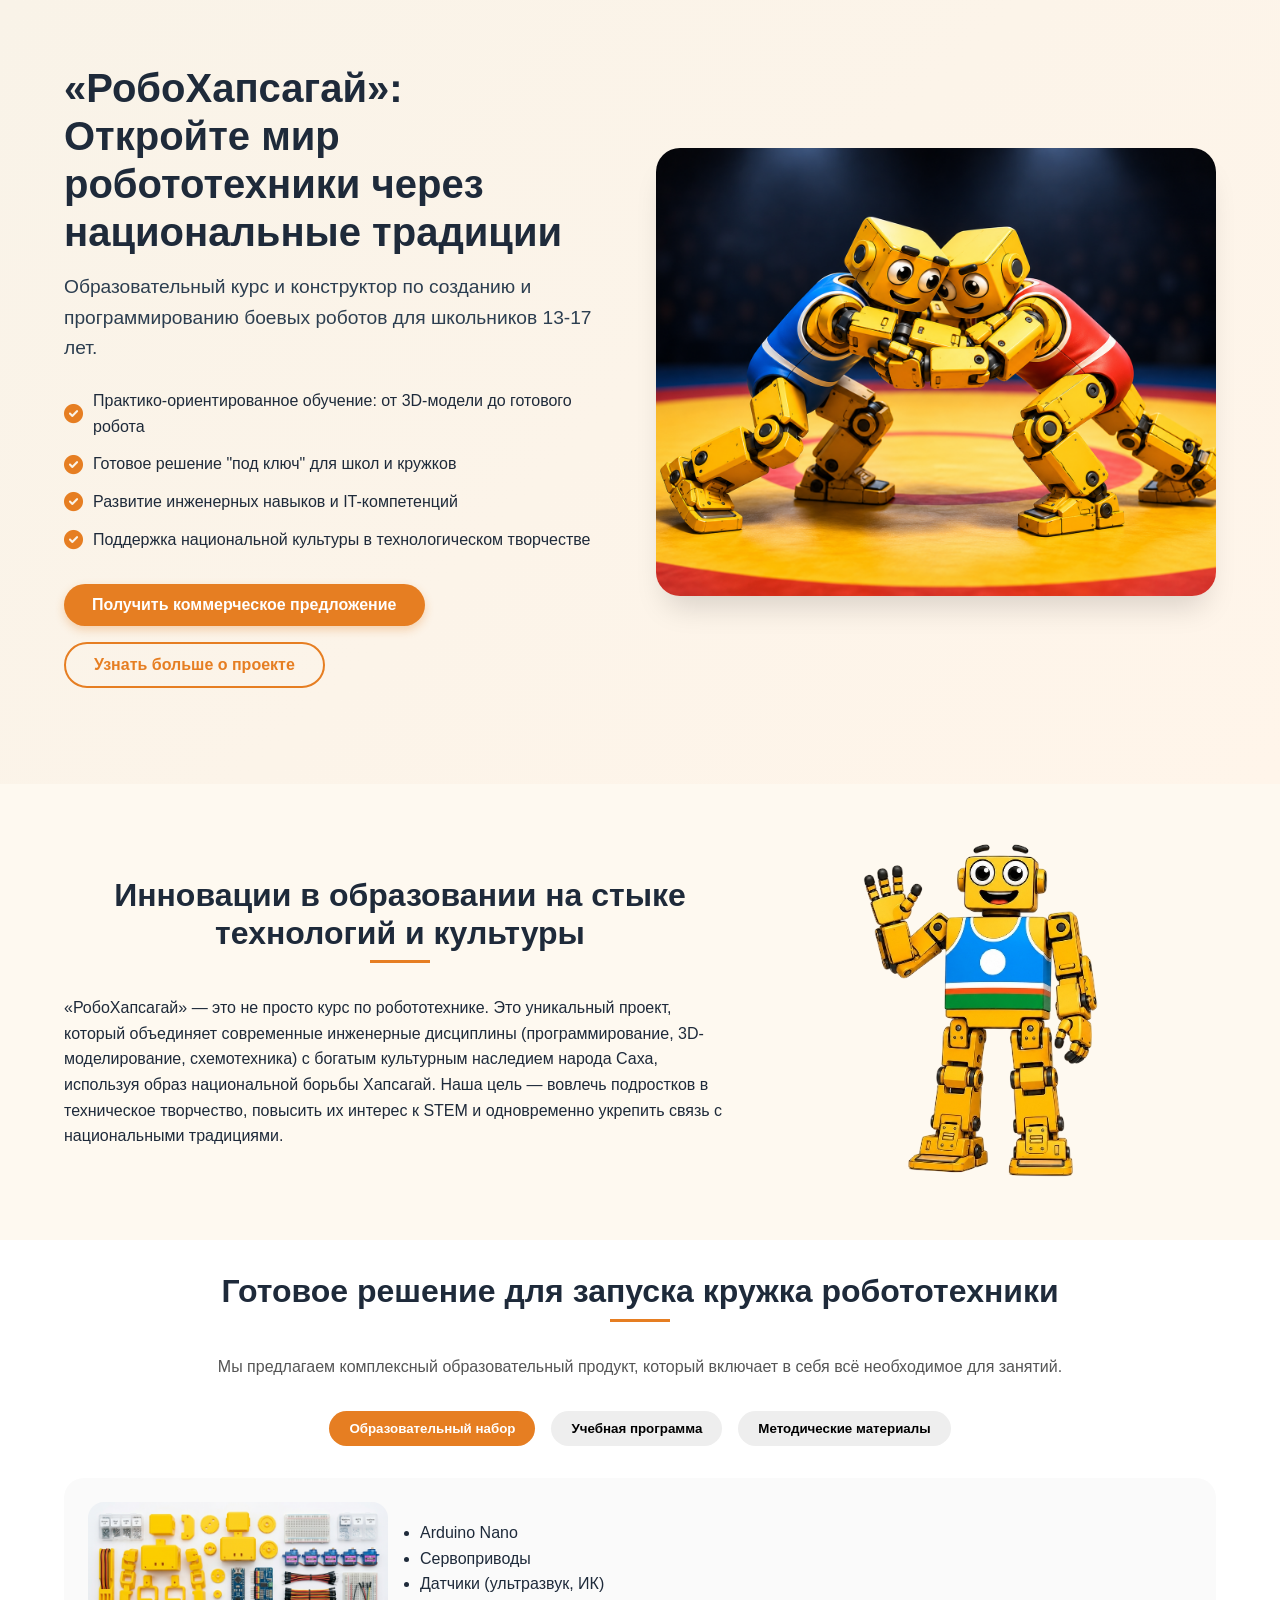
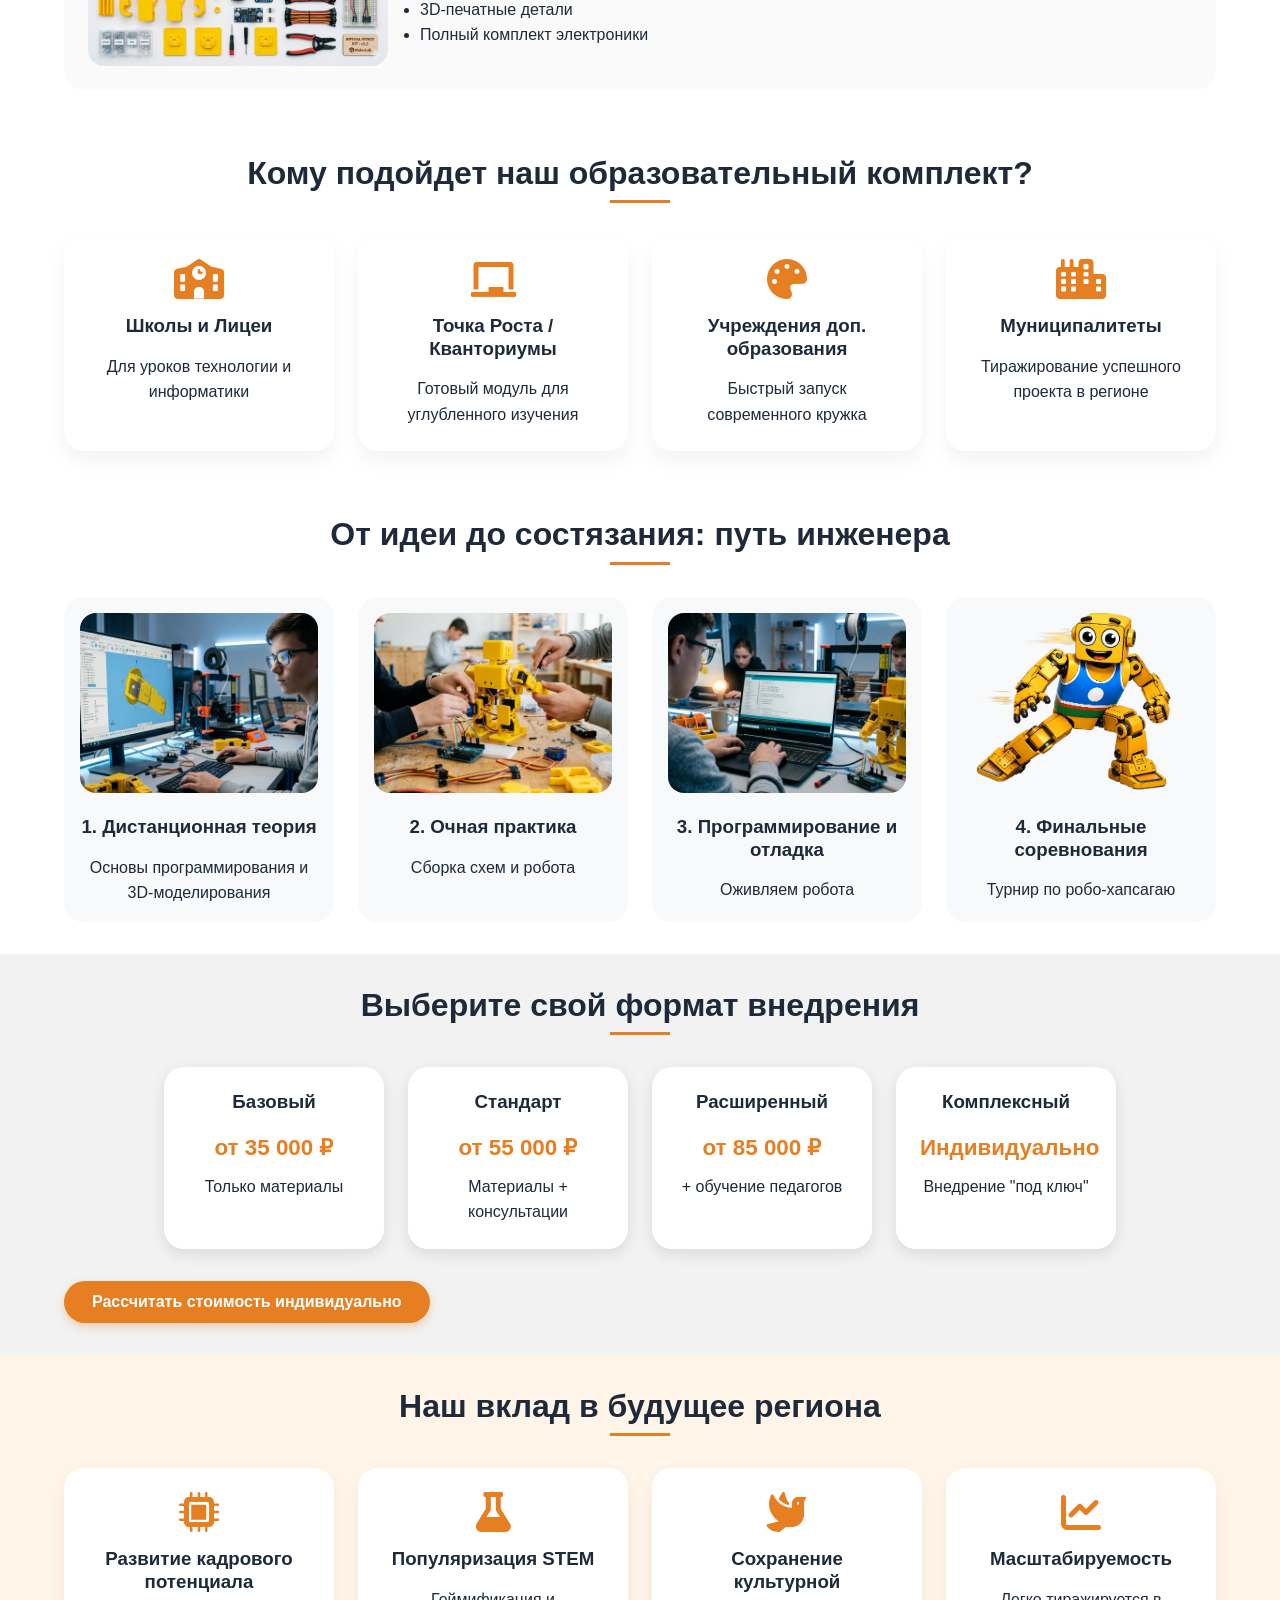
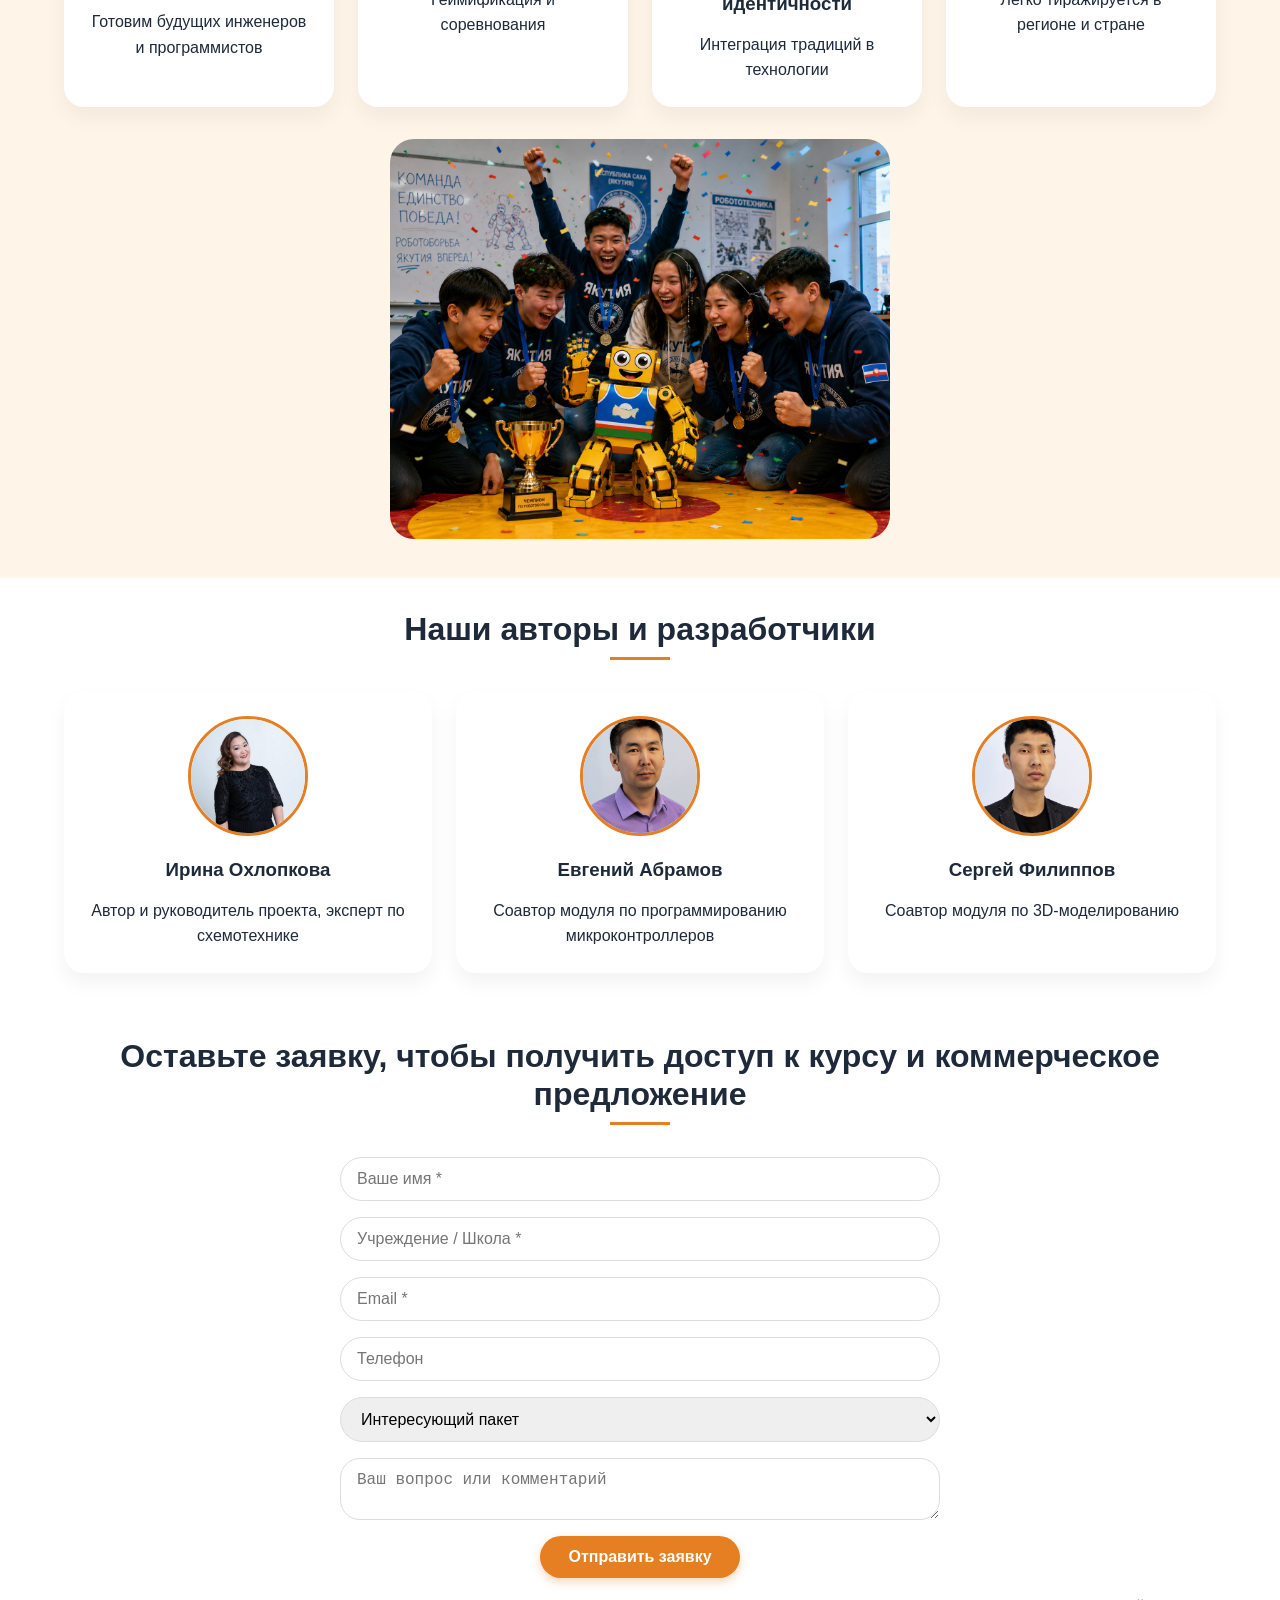
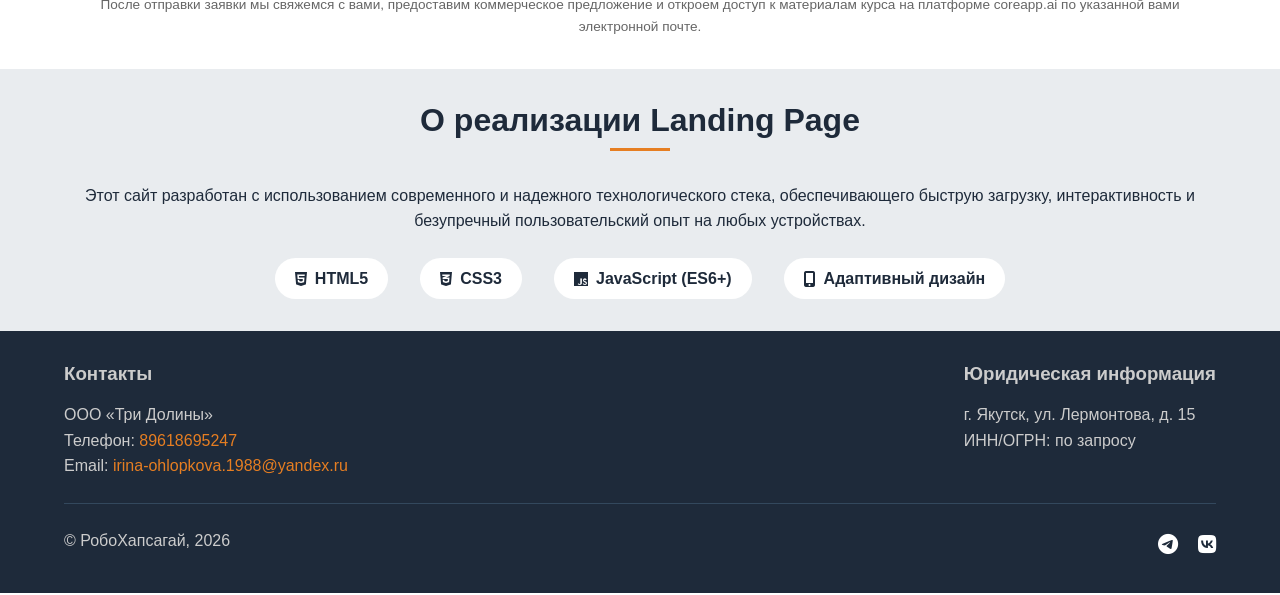
<file: course/landing_page/deepseek/index.html>
<!DOCTYPE html>
<html lang="ru">
<head>
    <meta charset="UTF-8">
    <meta name="viewport" content="width=device-width, initial-scale=1.0, viewport-fit=cover">
    <title>РобоХапсагай | Робототехника через национальные традиции</title>
    <link rel="stylesheet" href="style.css">
    <!-- Подключение Font Awesome для иконок -->
    <link rel="stylesheet" href="https://cdnjs.cloudflare.com/ajax/libs/font-awesome/6.0.0-beta3/css/all.min.css">
</head>
<body>

    <!-- Блок 1: Главный экран (Hero Section) -->
    <header class="hero">
        <div class="container hero-container">
            <div class="hero-content">
                <h1 class="hero-title">«РобоХапсагай»:<br>Откройте мир робототехники через национальные традиции</h1>
                <p class="hero-subtitle">Образовательный курс и конструктор по созданию и программированию боевых роботов для школьников 13-17 лет.</p>
                <ul class="hero-benefits">
                    <li><i class="fas fa-check-circle"></i> Практико-ориентированное обучение: от 3D-модели до готового робота</li>
                    <li><i class="fas fa-check-circle"></i> Готовое решение "под ключ" для школ и кружков</li>
                    <li><i class="fas fa-check-circle"></i> Развитие инженерных навыков и IT-компетенций</li>
                    <li><i class="fas fa-check-circle"></i> Поддержка национальной культуры в технологическом творчестве</li>
                </ul>
                <div class="hero-buttons">
                    <button class="btn btn-primary" id="getCPBtn">Получить коммерческое предложение</button>
                    <button class="btn btn-secondary" id="learnMoreBtn">Узнать больше о проекте</button>
                </div>
            </div>
            <div class="hero-image">
                <img src="img/generated_images/Two friendly, blocky, humanoid robots wrestling.png" alt="Борющиеся роботы" loading="lazy">
            </div>
        </div>
    </header>

    <!-- Блок 2: О проекте (Для грантовой комиссии) -->
    <section class="about-project">
        <div class="container">
            <div class="about-grid">
                <div class="about-text">
                    <h2>Инновации в образовании на стыке технологий и культуры</h2>
                    <p>«РобоХапсагай» — это не просто курс по робототехнике. Это уникальный проект, который объединяет современные инженерные дисциплины (программирование, 3D-моделирование, схемотехника) с богатым культурным наследием народа Саха, используя образ национальной борьбы Хапсагай. Наша цель — вовлечь подростков в техническое творчество, повысить их интерес к STEM и одновременно укрепить связь с национальными традициями.</p>
                </div>
                <div class="about-image">
                    <img src="img/generated_images/A friendly, cartoonish, blocky humanoid.png" alt="Робот-маскот" loading="lazy">
                </div>
            </div>
        </div>
    </section>

    <!-- Блок 3: Что такое «РобоХапсагай»? (Для клиентов) -->
    <section class="what-is">
        <div class="container">
            <h2>Готовое решение для запуска кружка робототехники</h2>
            <p class="section-subtitle">Мы предлагаем комплексный образовательный продукт, который включает в себя всё необходимое для занятий.</p>
            <div class="tabs">
                <div class="tab-buttons">
                    <button class="tab-button active" data-tab="tab1">Образовательный набор</button>
                    <button class="tab-button" data-tab="tab2">Учебная программа</button>
                    <button class="tab-button" data-tab="tab3">Методические материалы</button>
                </div>
                <div class="tab-content active" id="tab1">
                    <div class="tab-flex">
                        <img src="img/generated_images/A flat lay of a robotics kit neatly arranged.png" alt="Набор робототехники" loading="lazy">
                        <ul>
                            <li>Arduino Nano</li>
                            <li>Сервоприводы</li>
                            <li>Датчики (ультразвук, ИК)</li>
                            <li>3D-печатные детали</li>
                            <li>Полный комплект электроники</li>
                        </ul>
                    </div>
                </div>
                <div class="tab-content" id="tab2">
                    <p><strong>44 академических часа</strong> в очно-дистанционном формате. Модули курса:</p>
                    <ul>
                        <li>Программирование C++ для микроконтроллеров</li>
                        <li>3D-моделирование в КОМПАС-3D</li>
                        <li>Схемотехника и физика</li>
                        <li>Сборка и программирование боевого робота</li>
                    </ul>
                </div>
                <div class="tab-content" id="tab3">
                    <p>В комплект для педагога входят:</p>
                    <ul>
                        <li>Поурочные планы</li>
                        <li>Рабочие тетради</li>
                        <li>Инструкции по сборке</li>
                        <li>Оценочные материалы</li>
                    </ul>
                </div>
            </div>
        </div>
    </section>

    <!-- Блок 4: Для кого этот курс? -->
    <section class="for-whom">
        <div class="container">
            <h2>Кому подойдет наш образовательный комплект?</h2>
            <div class="cards-grid">
                <div class="card"><i class="fas fa-school"></i><h3>Школы и Лицеи</h3><p>Для уроков технологии и информатики</p></div>
                <div class="card"><i class="fas fa-chalkboard"></i><h3>Точка Роста / Кванториумы</h3><p>Готовый модуль для углубленного изучения</p></div>
                <div class="card"><i class="fas fa-palette"></i><h3>Учреждения доп. образования</h3><p>Быстрый запуск современного кружка</p></div>
                <div class="card"><i class="fas fa-city"></i><h3>Муниципалитеты</h3><p>Тиражирование успешного проекта в регионе</p></div>
            </div>
        </div>
    </section>

    <!-- Блок 5: Как проходит обучение? -->
    <section class="roadmap">
        <div class="container">
            <h2>От идеи до состязания: путь инженера</h2>
            <div class="steps">
                <div class="step">
                    <img src="img/generated_images/A teenager is focused on a computer screen.png" alt="Теория" loading="lazy">
                    <h3>1. Дистанционная теория</h3>
                    <p>Основы программирования и 3D-моделирования</p>
                </div>
                <div class="step">
                    <img src="img/generated_images/A close-up shot of teenagers' hands assembling a blocky yellow robot.png" alt="Практика" loading="lazy">
                    <h3>2. Очная практика</h3>
                    <p>Сборка схем и робота</p>
                </div>
                <div class="step">
                    <img src="img/generated_images/Over-the-shoulder shot of a student writing code on a laptop.png" alt="Программирование" loading="lazy">
                    <h3>3. Программирование и отладка</h3>
                    <p>Оживляем робота</p>
                </div>
                <div class="step">
                    <img src="img/generated_images/A dynamic action shot.png" alt="Соревнования" loading="lazy">
                    <h3>4. Финальные соревнования</h3>
                    <p>Турнир по робо-хапсагаю</p>
                </div>
            </div>
        </div>
    </section>

    <!-- Блок 6: Пакеты и стоимость -->
    <section class="packages">
        <div class="container">
            <h2>Выберите свой формат внедрения</h2>
            <div class="package-table">
                <div class="package">
                    <h3>Базовый</h3>
                    <p class="price">от 35 000 ₽</p>
                    <p>Только материалы</p>
                </div>
                <div class="package">
                    <h3>Стандарт</h3>
                    <p class="price">от 55 000 ₽</p>
                    <p>Материалы + консультации</p>
                </div>
                <div class="package">
                    <h3>Расширенный</h3>
                    <p class="price">от 85 000 ₽</p>
                    <p>+ обучение педагогов</p>
                </div>
                <div class="package">
                    <h3>Комплексный</h3>
                    <p class="price">Индивидуально</p>
                    <p>Внедрение "под ключ"</p>
                </div>
            </div>
            <div class="text-center">
                <button class="btn btn-primary" id="calculateBtn">Рассчитать стоимость индивидуально</button>
            </div>
        </div>
    </section>

    <!-- Блок 7: Социальная и образовательная значимость -->
    <section class="social-value">
        <div class="container">
            <h2>Наш вклад в будущее региона</h2>
            <div class="value-grid">
                <div><i class="fas fa-microchip"></i><h3>Развитие кадрового потенциала</h3><p>Готовим будущих инженеров и программистов</p></div>
                <div><i class="fas fa-flask"></i><h3>Популяризация STEM</h3><p>Геймификация и соревнования</p></div>
                <div><i class="fas fa-dove"></i><h3>Сохранение культурной идентичности</h3><p>Интеграция традиций в технологии</p></div>
                <div><i class="fas fa-chart-line"></i><h3>Масштабируемость</h3><p>Легко тиражируется в регионе и стране</p></div>
            </div>
            <div class="value-image">
                <img src="img/generated_images/Yakut teenagers.png" alt="Школьники Якутии" loading="lazy">
            </div>
        </div>
    </section>

    <!-- Блок 8: Команда проекта -->
    <section class="team">
        <div class="container">
            <h2>Наши авторы и разработчики</h2>
            <div class="team-cards">
                <div class="team-card">
                    <img src="img/teachers/Ирина Ивановна схемотехника.jpeg" alt="Ирина Охлопкова" loading="lazy">
                    <h3>Ирина Охлопкова</h3>
                    <p>Автор и руководитель проекта, эксперт по схемотехнике</p>
                </div>
                <div class="team-card">
                    <img src="img/teachers/Евгений Семенович программирование.jpg" alt="Евгений Абрамов" loading="lazy">
                    <h3>Евгений Абрамов</h3>
                    <p>Соавтор модуля по программированию микроконтроллеров</p>
                </div>
                <div class="team-card">
                    <img src="img/teachers/Сергей Александрович 3Д моделирование.jpg" alt="Сергей Филиппов" loading="lazy">
                    <h3>Сергей Филиппов</h3>
                    <p>Соавтор модуля по 3D-моделированию</p>
                </div>
            </div>
        </div>
    </section>

    <!-- Блок 9: Форма заявки -->
    <section class="form-section" id="form-section">
        <div class="container">
            <h2>Оставьте заявку, чтобы получить доступ к курсу и коммерческое предложение</h2>
            <form id="requestForm">
                <input type="text" id="name" placeholder="Ваше имя *" required>
                <input type="text" id="institution" placeholder="Учреждение / Школа *" required>
                <input type="email" id="email" placeholder="Email *" required>
                <input type="tel" id="phone" placeholder="Телефон">
                <select id="packageInterest">
                    <option value="">Интересующий пакет</option>
                    <option>Базовый</option>
                    <option>Стандарт</option>
                    <option>Расширенный</option>
                    <option>Комплексный</option>
                </select>
                <textarea id="message" placeholder="Ваш вопрос или комментарий"></textarea>
                <button type="submit" class="btn btn-primary">Отправить заявку</button>
            </form>
            <p class="form-note">После отправки заявки мы свяжемся с вами, предоставим коммерческое предложение и откроем доступ к материалам курса на платформе coreapp.ai по указанной вами электронной почте.</p>
        </div>
    </section>

    <!-- Блок 10: Техническая реализация сайта -->
    <section class="tech">
        <div class="container">
            <h2>О реализации Landing Page</h2>
            <p>Этот сайт разработан с использованием современного и надежного технологического стека, обеспечивающего быструю загрузку, интерактивность и безупречный пользовательский опыт на любых устройствах.</p>
            <div class="tech-stack">
                <span><i class="fab fa-html5"></i> HTML5</span>
                <span><i class="fab fa-css3-alt"></i> CSS3</span>
                <span><i class="fab fa-js"></i> JavaScript (ES6+)</span>
                <span><i class="fas fa-mobile-alt"></i> Адаптивный дизайн</span>
            </div>
        </div>
    </section>

    <!-- Блок 11: Подвал -->
    <footer class="footer">
        <div class="container">
            <div class="footer-content">
                <div class="footer-contact">
                    <h3>Контакты</h3>
                    <p>ООО «Три Долины»</p>
                    <p>Телефон: <a href="tel:89618695247">89618695247</a></p>
                    <p>Email: <a href="mailto:irina-ohlopkova.1988@yandex.ru">irina-ohlopkova.1988@yandex.ru</a></p>
                </div>
                <div class="footer-legal">
                    <h3>Юридическая информация</h3>
                    <p>г. Якутск, ул. Лермонтова, д. 15</p>
                    <p>ИНН/ОГРН: по запросу</p>
                </div>
            </div>
            <div class="footer-bottom">
                <p>© РобоХапсагай, 2026</p>
                <div class="social-links">
                    <a href="#"><i class="fab fa-telegram"></i></a>
                    <a href="#"><i class="fab fa-vk"></i></a>
                </div>
            </div>
        </div>
    </footer>

    <script src="script.js"></script>
</body>
</html>
</file>
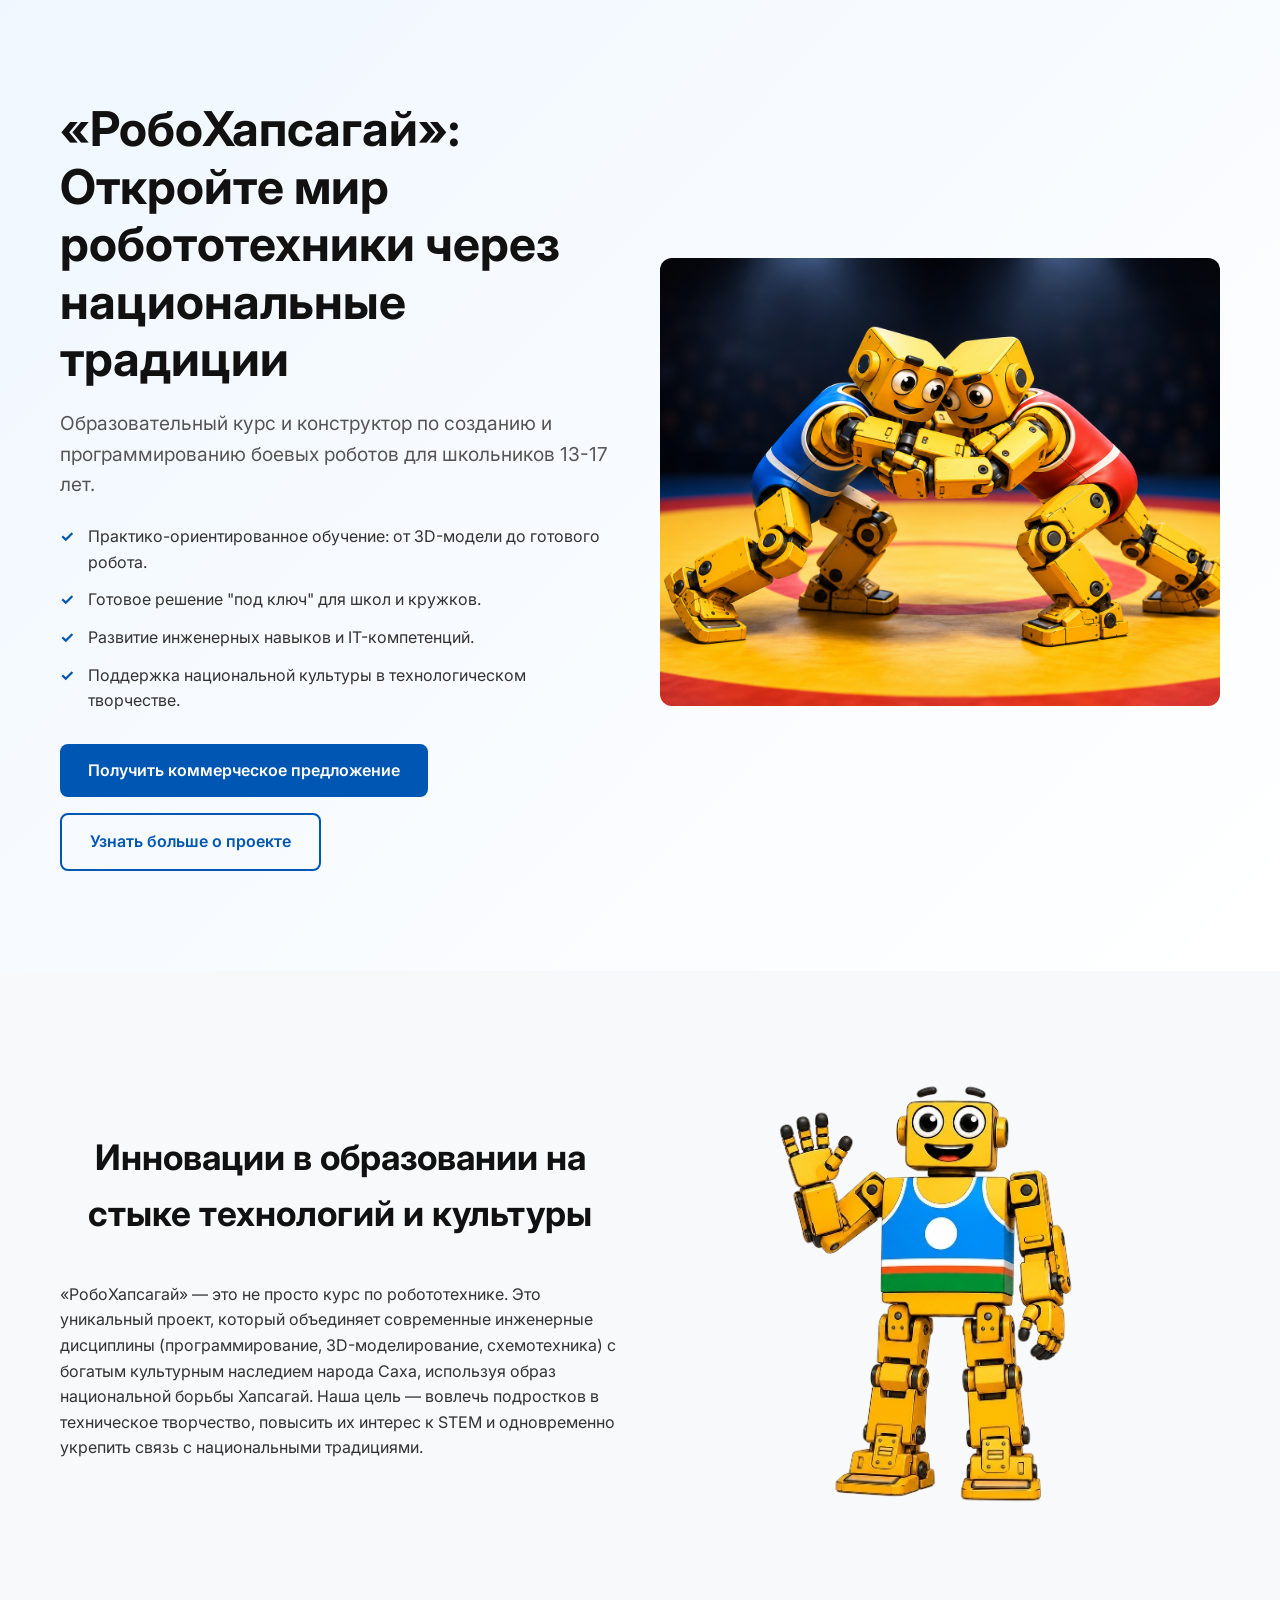
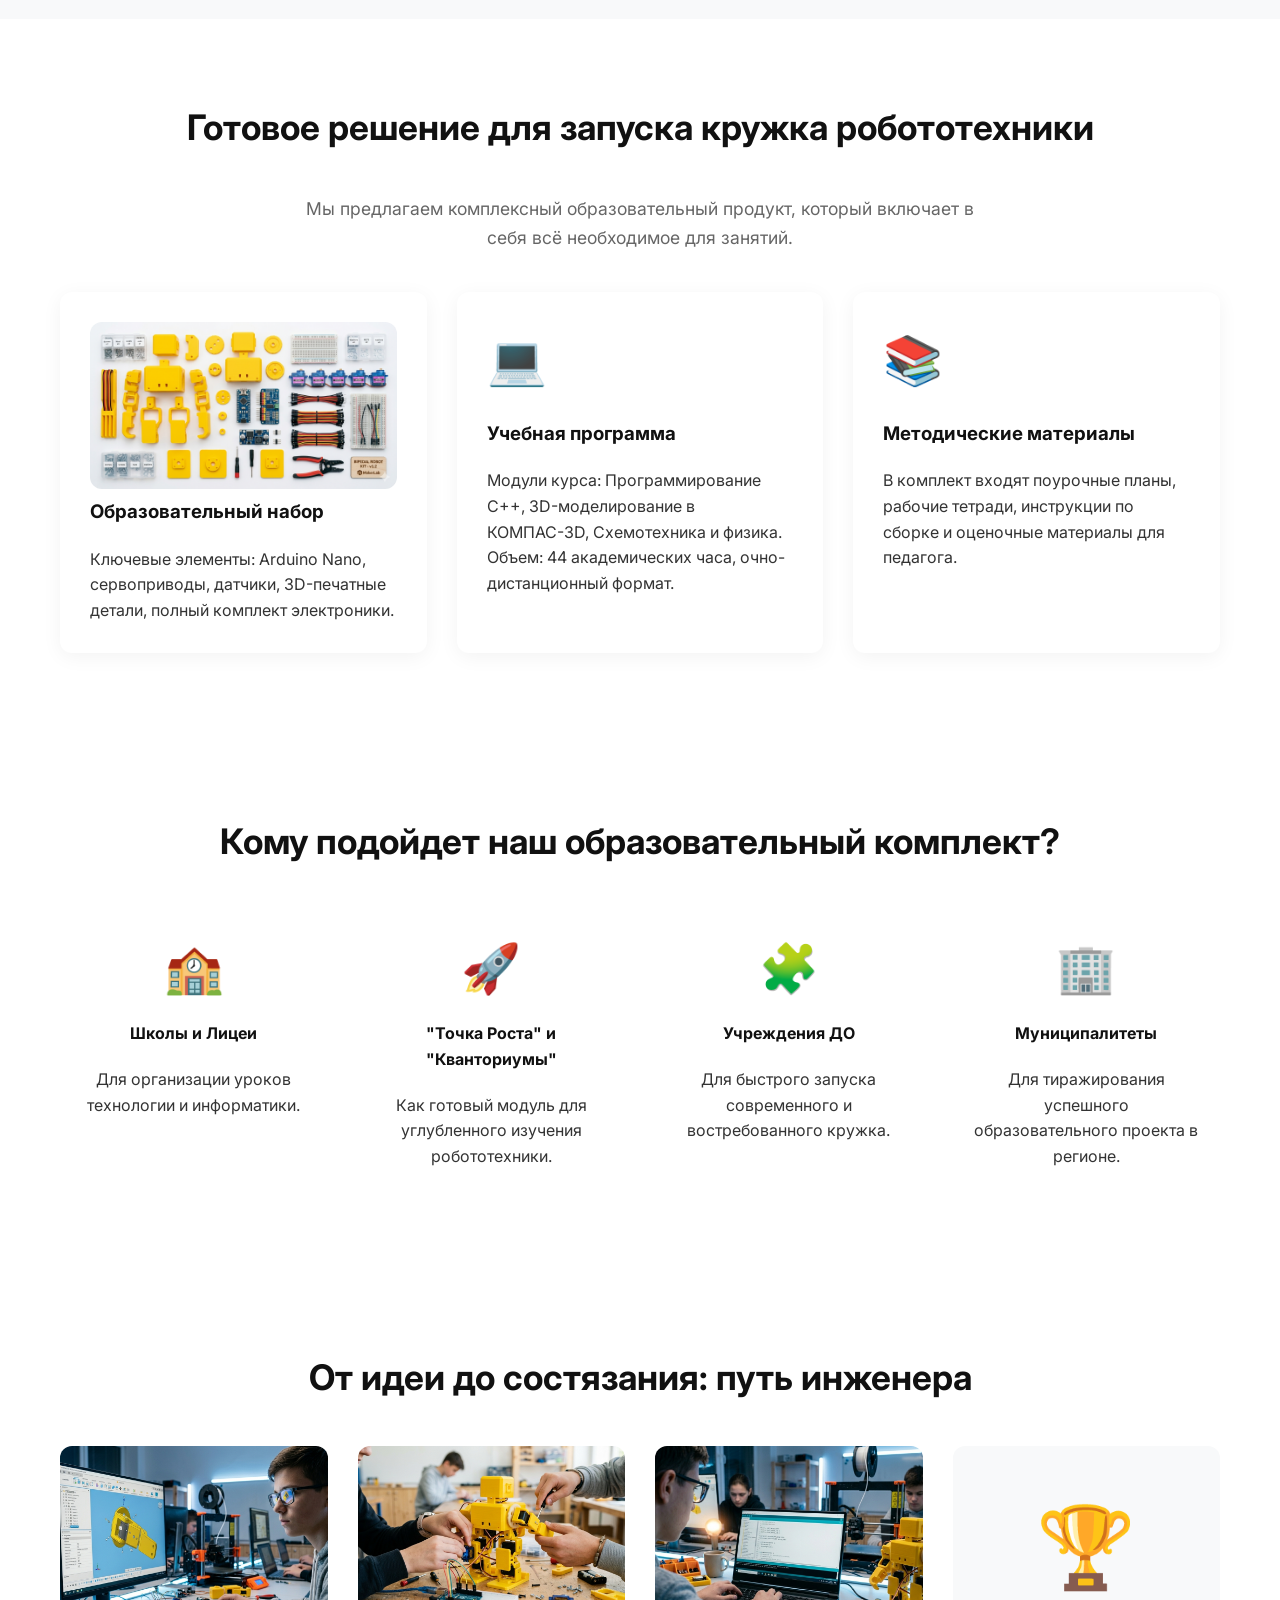
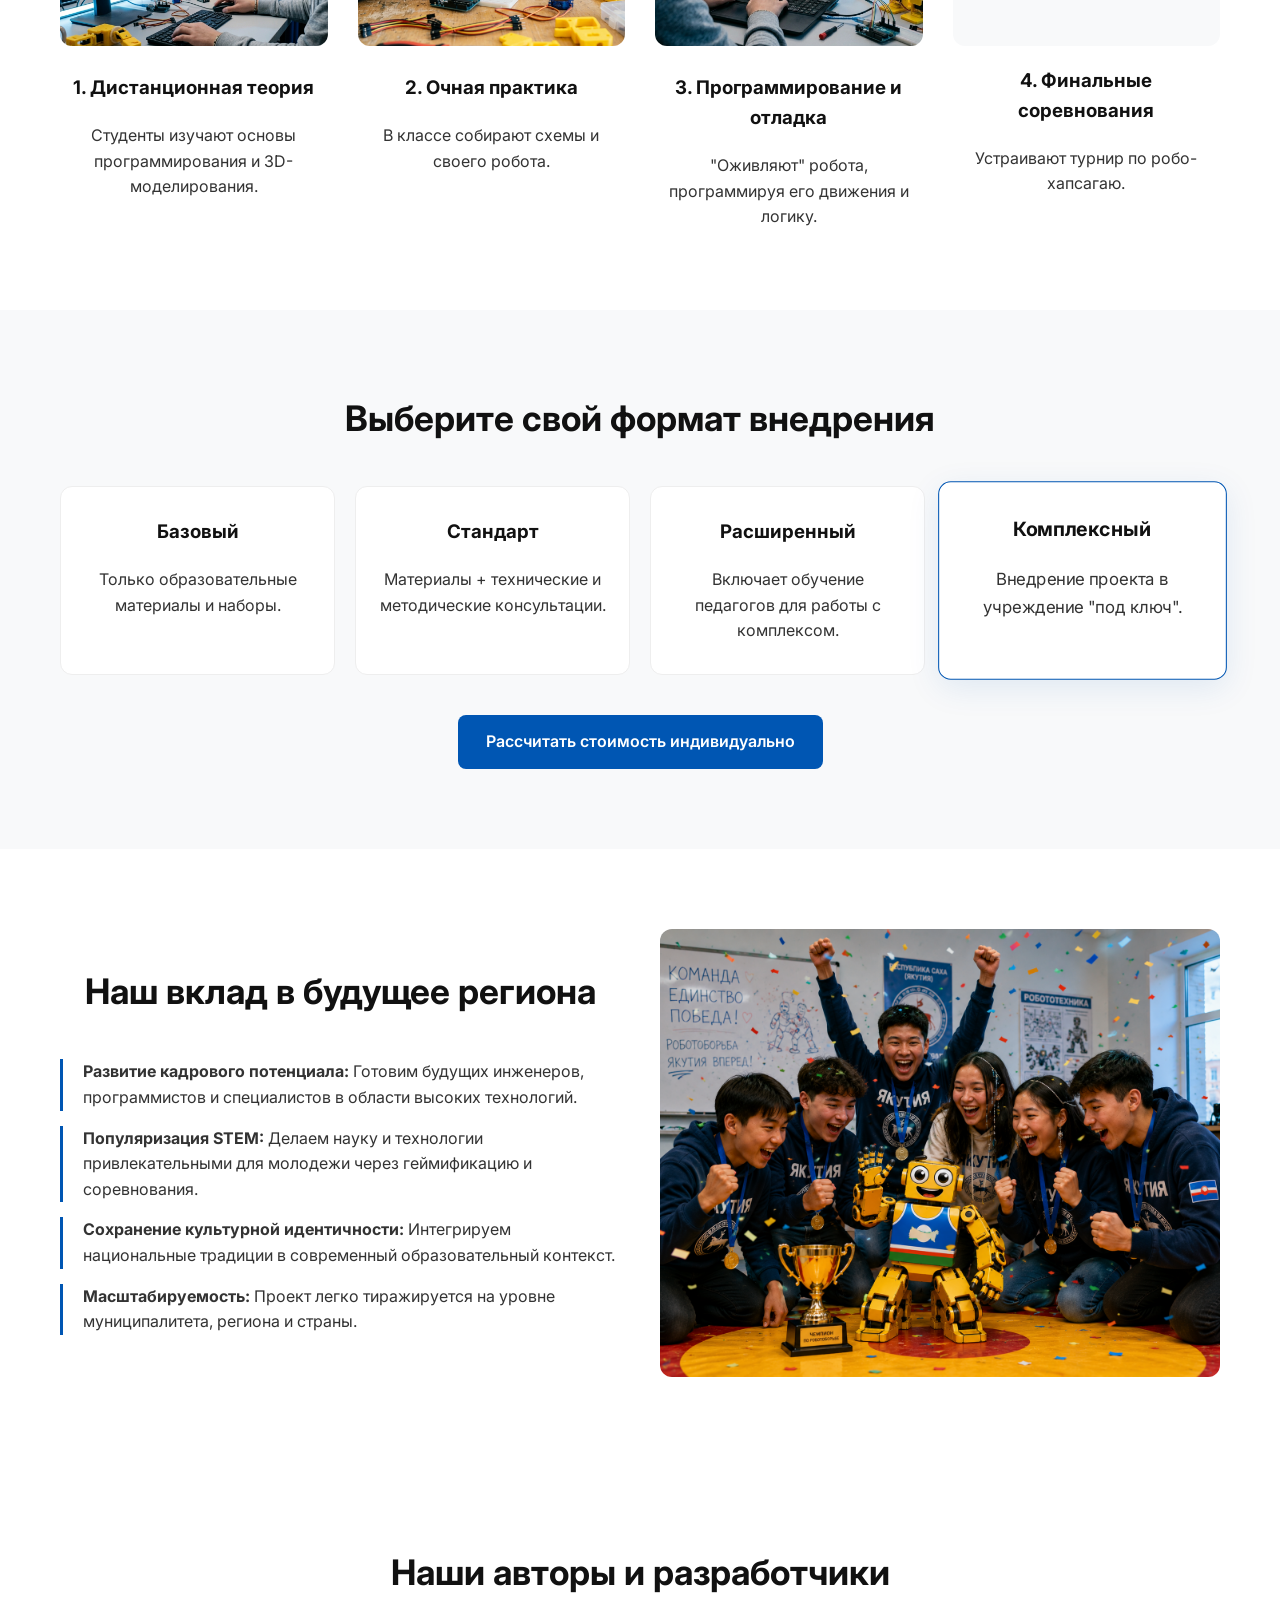
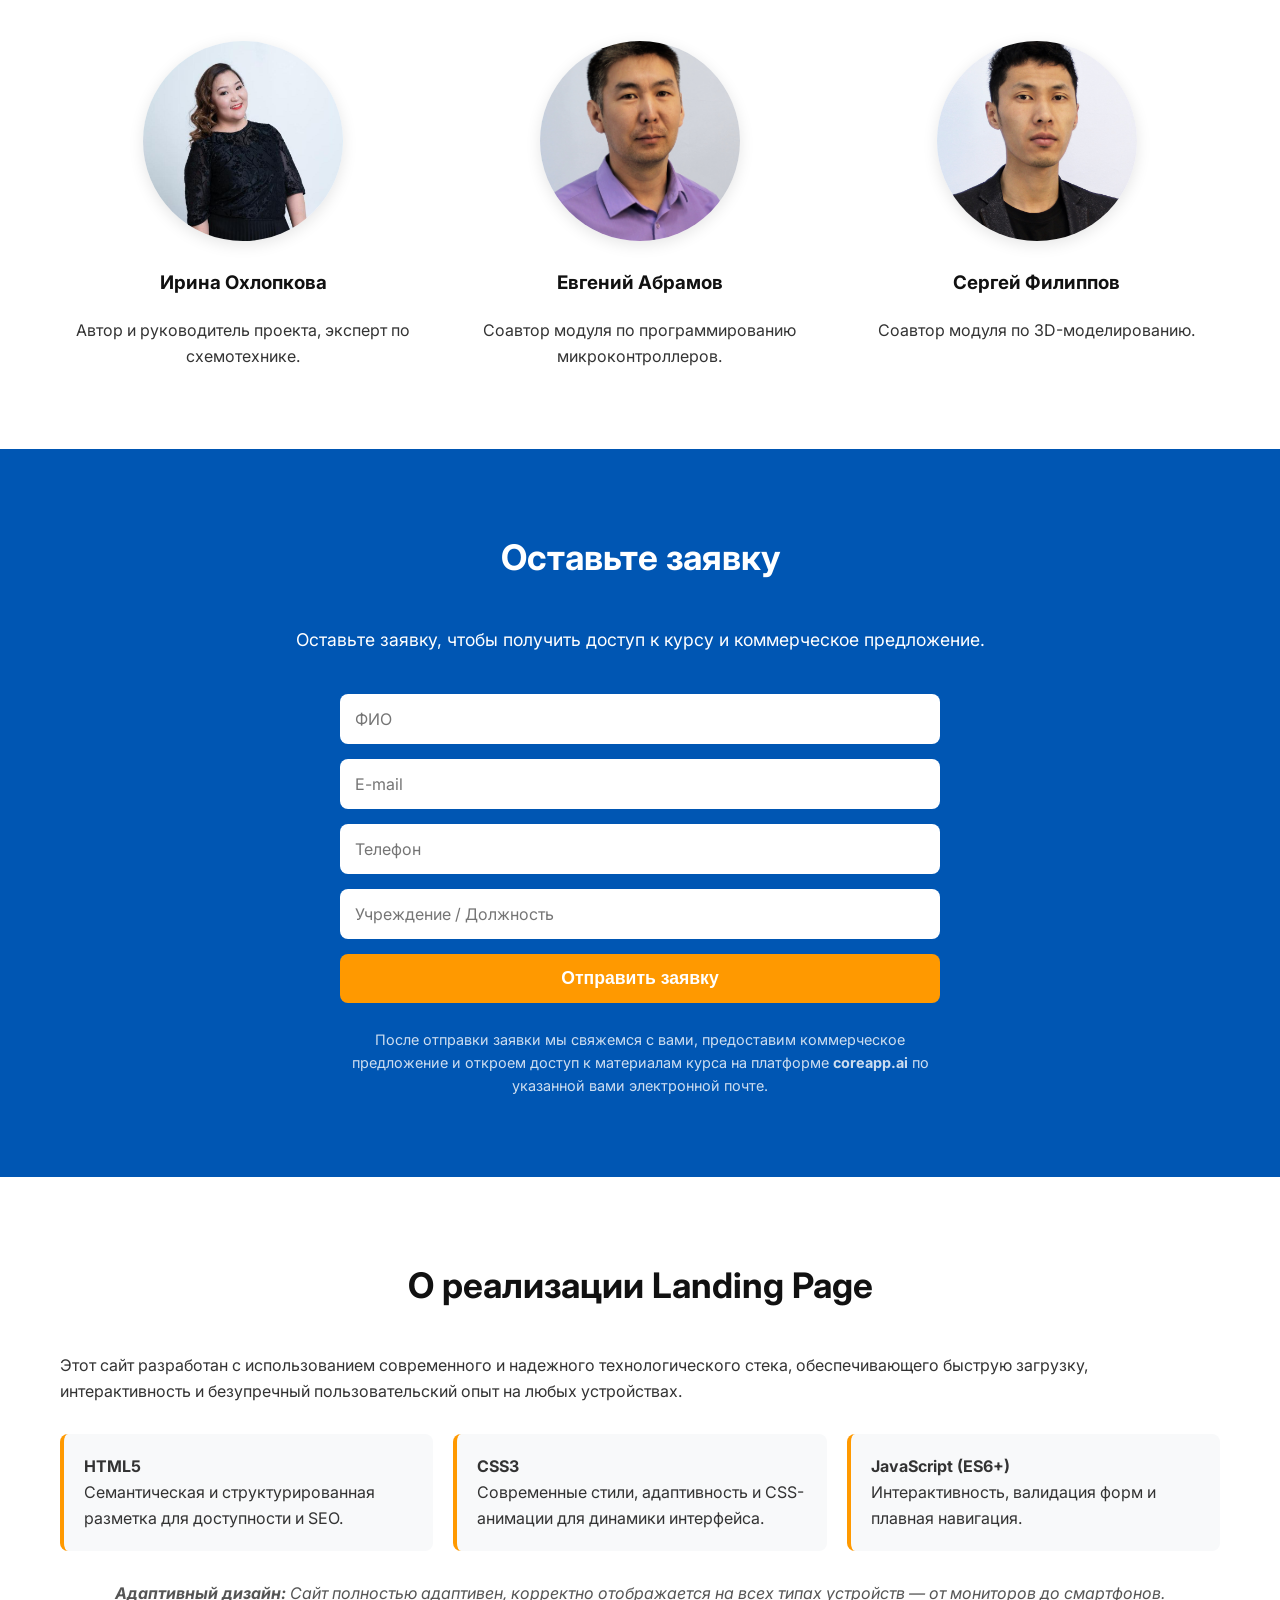
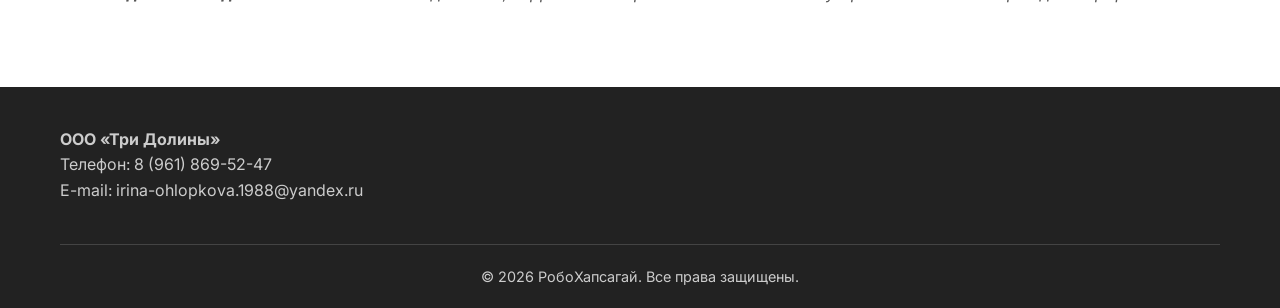
<file: course/landing_page/gemini/index.html>
<!DOCTYPE html>
<html lang="ru">
<head>
    <meta charset="UTF-8">
    <meta name="viewport" content="width=device-width, initial-scale=1.0">
    <title>РобоХапсагай - Образовательный курс по робототехнике</title>
    <link rel="stylesheet" href="style.css">
    <link href="https://fonts.googleapis.com/css2?family=Inter:wght@400;600;800&display=swap" rel="stylesheet">
</head>
<body>

    <header class="hero section-animate">
        <div class="container hero-content">
            <div class="hero-text">
                <h1>«РобоХапсагай»: Откройте мир робототехники через национальные традиции</h1>
                <p class="subtitle">Образовательный курс и конструктор по созданию и программированию боевых роботов для школьников 13-17 лет.</p>
                <ul class="benefits">
                    <li>Практико-ориентированное обучение: от 3D-модели до готового робота.</li>
                    <li>Готовое решение "под ключ" для школ и кружков.</li>
                    <li>Развитие инженерных навыков и IT-компетенций.</li>
                    <li>Поддержка национальной культуры в технологическом творчестве.</li>
                </ul>
                <div class="cta-buttons">
                    <a href="#register" class="btn btn-primary">Получить коммерческое предложение</a>
                    <a href="#about" class="btn btn-secondary">Узнать больше о проекте</a>
                </div>
            </div>
            <div class="hero-image">
                <img src="img/generated_images/Two friendly, blocky, humanoid robots wrestling.png" alt="Сражающиеся роботы">
            </div>
        </div>
    </header>

    <section id="about" class="about section-animate">
        <div class="container about-content">
            <div class="about-text">
                <h2>Инновации в образовании на стыке технологий и культуры</h2>
                <p>«РобоХапсагай» — это не просто курс по робототехнике. Это уникальный проект, который объединяет современные инженерные дисциплины (программирование, 3D-моделирование, схемотехника) с богатым культурным наследием народа Саха, используя образ национальной борьбы Хапсагай. Наша цель — вовлечь подростков в техническое творчество, повысить их интерес к STEM и одновременно укрепить связь с национальными традициями.</p>
            </div>
            <div class="about-image">
                <img src="img/generated_images/A friendly, cartoonish, blocky humanoid.png" alt="Маскот проекта">
            </div>
        </div>
    </section>

    <section id="product" class="product section-animate">
        <div class="container">
            <h2>Готовое решение для запуска кружка робототехники</h2>
            <p class="section-subtitle">Мы предлагаем комплексный образовательный продукт, который включает в себя всё необходимое для занятий.</p>
            
            <div class="product-cards">
                <div class="card">
                    <img src="img/generated_images/A flat lay of a robotics kit neatly arranged.png" alt="Образовательный набор">
                    <h3>Образовательный набор</h3>
                    <p>Ключевые элементы: Arduino Nano, сервоприводы, датчики, 3D-печатные детали, полный комплект электроники.</p>
                </div>
                <div class="card">
                    <div class="card-icon">💻</div>
                    <h3>Учебная программа</h3>
                    <p>Модули курса: Программирование C++, 3D-моделирование в КОМПАС-3D, Схемотехника и физика. Объем: 44 академических часа, очно-дистанционный формат.</p>
                </div>
                <div class="card">
                    <div class="card-icon">📚</div>
                    <h3>Методические материалы</h3>
                    <p>В комплект входят поурочные планы, рабочие тетради, инструкции по сборке и оценочные материалы для педагога.</p>
                </div>
            </div>
        </div>
    </section>

    <section id="audience" class="audience section-animate">
        <div class="container">
            <h2>Кому подойдет наш образовательный комплект?</h2>
            <div class="audience-grid">
                <div class="audience-item">
                    <span class="icon">🏫</span>
                    <h4>Школы и Лицеи</h4>
                    <p>Для организации уроков технологии и информатики.</p>
                </div>
                <div class="audience-item">
                    <span class="icon">🚀</span>
                    <h4>"Точка Роста" и "Кванториумы"</h4>
                    <p>Как готовый модуль для углубленного изучения робототехники.</p>
                </div>
                <div class="audience-item">
                    <span class="icon">🧩</span>
                    <h4>Учреждения ДО</h4>
                    <p>Для быстрого запуска современного и востребованного кружка.</p>
                </div>
                <div class="audience-item">
                    <span class="icon">🏢</span>
                    <h4>Муниципалитеты</h4>
                    <p>Для тиражирования успешного образовательного проекта в регионе.</p>
                </div>
            </div>
        </div>
    </section>

    <section id="roadmap" class="roadmap section-animate">
        <div class="container">
            <h2>От идеи до состязания: путь инженера</h2>
            <div class="roadmap-steps">
                <div class="step">
                    <img src="img/generated_images/A teenager is focused on a computer screen.png" alt="Дистанционная теория">
                    <div class="step-info">
                        <h3>1. Дистанционная теория</h3>
                        <p>Студенты изучают основы программирования и 3D-моделирования.</p>
                    </div>
                </div>
                <div class="step">
                    <img src="img/generated_images/A close-up shot of teenagers' hands assembling a blocky yellow robot.png" alt="Очная практика">
                    <div class="step-info">
                        <h3>2. Очная практика</h3>
                        <p>В классе собирают схемы и своего робота.</p>
                    </div>
                </div>
                <div class="step">
                    <img src="img/generated_images/Over-the-shoulder shot of a student writing code on a laptop.png" alt="Программирование и отладка">
                    <div class="step-info">
                        <h3>3. Программирование и отладка</h3>
                        <p>"Оживляют" робота, программируя его движения и логику.</p>
                    </div>
                </div>
                <div class="step">
                    <div class="step-icon-placeholder">🏆</div>
                    <div class="step-info">
                        <h3>4. Финальные соревнования</h3>
                        <p>Устраивают турнир по робо-хапсагаю.</p>
                    </div>
                </div>
            </div>
        </div>
    </section>

    <section id="pricing" class="pricing section-animate">
        <div class="container">
            <h2>Выберите свой формат внедрения</h2>
            <div class="pricing-table">
                <div class="price-card">
                    <h3>Базовый</h3>
                    <p>Только образовательные материалы и наборы.</p>
                </div>
                <div class="price-card">
                    <h3>Стандарт</h3>
                    <p>Материалы + технические и методические консультации.</p>
                </div>
                <div class="price-card">
                    <h3>Расширенный</h3>
                    <p>Включает обучение педагогов для работы с комплексом.</p>
                </div>
                <div class="price-card highlight">
                    <h3>Комплексный</h3>
                    <p>Внедрение проекта в учреждение "под ключ".</p>
                </div>
            </div>
            <div class="pricing-cta">
                <a href="#register" class="btn btn-primary">Рассчитать стоимость индивидуально</a>
            </div>
        </div>
    </section>

    <section id="social-impact" class="social-impact section-animate">
        <div class="container impact-content">
            <div class="impact-text">
                <h2>Наш вклад в будущее региона</h2>
                <ul>
                    <li><strong>Развитие кадрового потенциала:</strong> Готовим будущих инженеров, программистов и специалистов в области высоких технологий.</li>
                    <li><strong>Популяризация STEM:</strong> Делаем науку и технологии привлекательными для молодежи через геймификацию и соревнования.</li>
                    <li><strong>Сохранение культурной идентичности:</strong> Интегрируем национальные традиции в современный образовательный контекст.</li>
                    <li><strong>Масштабируемость:</strong> Проект легко тиражируется на уровне муниципалитета, региона и страны.</li>
                </ul>
            </div>
            <div class="impact-image">
                <img src="img/generated_images/Yakut teenagers.png" alt="Якутские подростки">
            </div>
        </div>
    </section>

    <section id="team" class="team section-animate">
        <div class="container">
            <h2>Наши авторы и разработчики</h2>
            <div class="team-grid">
                <div class="team-member">
                    <img src="img/teachers/Ирина Ивановна схемотехника.jpeg" alt="Ирина Охлопкова">
                    <h3>Ирина Охлопкова</h3>
                    <p>Автор и руководитель проекта, эксперт по схемотехнике.</p>
                </div>
                <div class="team-member">
                    <img src="img/teachers/Евгений Семенович программирование.jpg" alt="Евгений Абрамов">
                    <h3>Евгений Абрамов</h3>
                    <p>Соавтор модуля по программированию микроконтроллеров.</p>
                </div>
                <div class="team-member">
                    <img src="img/teachers/Сергей Александрович 3Д моделирование.jpg" alt="Сергей Филиппов">
                    <h3>Сергей Филиппов</h3>
                    <p>Соавтор модуля по 3D-моделированию.</p>
                </div>
            </div>
        </div>
    </section>

    <section id="register" class="register section-animate">
        <div class="container">
            <h2>Оставьте заявку</h2>
            <p class="section-subtitle">Оставьте заявку, чтобы получить доступ к курсу и коммерческое предложение.</p>
            <form id="contactForm" class="contact-form">
                <input type="text" name="name" placeholder="ФИО" required>
                <input type="email" name="email" placeholder="E-mail" required>
                <input type="tel" name="phone" placeholder="Телефон" required>
                <input type="text" name="organization" placeholder="Учреждение / Должность" required>
                <button type="submit" class="btn btn-primary form-submit">Отправить заявку</button>
                <p class="form-disclaimer">После отправки заявки мы свяжемся с вами, предоставим коммерческое предложение и откроем доступ к материалам курса на платформе <strong>coreapp.ai</strong> по указанной вами электронной почте.</p>
            </form>
        </div>
    </section>

    <section id="tech" class="tech section-animate">
        <div class="container">
            <h2>О реализации Landing Page</h2>
            <p>Этот сайт разработан с использованием современного и надежного технологического стека, обеспечивающего быструю загрузку, интерактивность и безупречный пользовательский опыт на любых устройствах.</p>
            <div class="tech-stack">
                <div class="tech-item">
                    <strong>HTML5</strong>
                    <p>Семантическая и структурированная разметка для доступности и SEO.</p>
                </div>
                <div class="tech-item">
                    <strong>CSS3</strong>
                    <p>Современные стили, адаптивность и CSS-анимации для динамики интерфейса.</p>
                </div>
                <div class="tech-item">
                    <strong>JavaScript (ES6+)</strong>
                    <p>Интерактивность, валидация форм и плавная навигация.</p>
                </div>
            </div>
            <p class="responsive-note"><strong>Адаптивный дизайн:</strong> Сайт полностью адаптивен, корректно отображается на всех типах устройств — от мониторов до смартфонов.</p>
        </div>
    </section>

    <footer class="footer">
        <div class="container footer-content">
            <div class="contact-info">
                <p><strong>ООО «Три Долины»</strong></p>
                <p>Телефон: <a href="tel:+79618695247">8 (961) 869-52-47</a></p>
                <p>E-mail: <a href="mailto:irina-ohlopkova.1988@yandex.ru">irina-ohlopkova.1988@yandex.ru</a></p>
            </div>
            <div class="copyright">
                <p>&copy; 2026 РобоХапсагай. Все права защищены.</p>
            </div>
        </div>
    </footer>

    <script src="script.js"></script>
</body>
</html>
</file>
<file: course/landing_page/deepseek/style.css>
/* reset & base */
* {
    margin: 0;
    padding: 0;
    box-sizing: border-box;
}

body {
    font-family: 'Segoe UI', Tahoma, Geneva, Verdana, sans-serif;
    line-height: 1.6;
    color: #1e2a3a;
    background-color: #fff;
}

.container {
    width: 90%;
    max-width: 1200px;
    margin: 0 auto;
    padding: 2rem 0;
}

h1, h2, h3 {
    margin-bottom: 1rem;
    font-weight: 700;
    line-height: 1.2;
}

h2 {
    font-size: 2rem;
    text-align: center;
    margin-bottom: 2rem;
    position: relative;
}

h2:after {
    content: '';
    display: block;
    width: 60px;
    height: 3px;
    background: #e67e22;
    margin: 0.5rem auto 0;
}

.section-subtitle {
    text-align: center;
    margin-bottom: 2rem;
    color: #555;
}

/* buttons */
.btn {
    display: inline-block;
    padding: 12px 28px;
    border-radius: 40px;
    text-decoration: none;
    font-weight: 600;
    cursor: pointer;
    transition: all 0.3s ease;
    border: none;
    font-size: 1rem;
}

.btn-primary {
    background: #e67e22;
    color: white;
    box-shadow: 0 4px 10px rgba(230,126,34,0.3);
}

.btn-primary:hover {
    background: #d35400;
    transform: translateY(-3px);
}

.btn-secondary {
    background: transparent;
    border: 2px solid #e67e22;
    color: #e67e22;
}

.btn-secondary:hover {
    background: #e67e22;
    color: white;
}

/* Hero Section */
.hero {
    background: linear-gradient(135deg, #f9f3e8 0%, #fff5ea 100%);
    padding: 2rem 0 4rem;
}

.hero-container {
    display: flex;
    flex-wrap: wrap;
    align-items: center;
    gap: 2rem;
}

.hero-content {
    flex: 1;
}

.hero-title {
    font-size: 2.5rem;
    margin-bottom: 1rem;
}

.hero-subtitle {
    font-size: 1.2rem;
    margin-bottom: 1.5rem;
    color: #2c3e50;
}

.hero-benefits {
    list-style: none;
    margin-bottom: 2rem;
}

.hero-benefits li {
    margin-bottom: 0.75rem;
    display: flex;
    align-items: center;
    gap: 10px;
}

.hero-benefits i {
    color: #e67e22;
    font-size: 1.2rem;
}

.hero-buttons {
    display: flex;
    gap: 1rem;
    flex-wrap: wrap;
}

.hero-image {
    flex: 1;
    text-align: center;
}

.hero-image img {
    max-width: 100%;
    border-radius: 24px;
    box-shadow: 0 20px 30px -10px rgba(0,0,0,0.15);
    transition: transform 0.3s;
}

.hero-image img:hover {
    transform: scale(1.02);
}

/* About project */
.about-project {
    background: #fef9f0;
}

.about-grid {
    display: flex;
    flex-wrap: wrap;
    align-items: center;
    gap: 2rem;
}

.about-text {
    flex: 1.5;
}

.about-image {
    flex: 1;
    text-align: center;
}

.about-image img {
    max-width: 100%;
    border-radius: 24px;
}

/* What is */
.what-is {
    background: white;
}

.tab-buttons {
    display: flex;
    justify-content: center;
    gap: 1rem;
    flex-wrap: wrap;
    margin-bottom: 2rem;
}

.tab-button {
    background: #eee;
    border: none;
    padding: 10px 20px;
    border-radius: 40px;
    cursor: pointer;
    font-weight: 600;
    transition: 0.2s;
}

.tab-button.active {
    background: #e67e22;
    color: white;
}

.tab-content {
    display: none;
    background: #fafafa;
    padding: 1.5rem;
    border-radius: 20px;
}

.tab-content.active {
    display: block;
    animation: fade 0.3s;
}

.tab-flex {
    display: flex;
    flex-wrap: wrap;
    gap: 2rem;
    align-items: center;
}

.tab-flex img {
    max-width: 300px;
    border-radius: 16px;
}

/* cards grid */
.cards-grid, .value-grid, .team-cards {
    display: flex;
    flex-wrap: wrap;
    gap: 1.5rem;
    justify-content: center;
}

.card, .value-grid div, .team-card {
    background: #ffffff;
    border-radius: 20px;
    padding: 1.5rem;
    box-shadow: 0 10px 20px rgba(0,0,0,0.05);
    text-align: center;
    flex: 1 1 200px;
    transition: all 0.3s;
}

.card:hover, .team-card:hover {
    transform: translateY(-8px);
    box-shadow: 0 15px 30px rgba(0,0,0,0.1);
}

.card i, .value-grid i {
    font-size: 2.5rem;
    color: #e67e22;
    margin-bottom: 1rem;
}

/* roadmap steps */
.steps {
    display: flex;
    flex-wrap: wrap;
    gap: 1.5rem;
    justify-content: center;
}

.step {
    flex: 1 1 220px;
    text-align: center;
    background: #f8f9fa;
    padding: 1rem;
    border-radius: 20px;
}

.step img {
    width: 100%;
    height: 180px;
    object-fit: cover;
    border-radius: 16px;
    margin-bottom: 1rem;
}

/* packages */
.packages {
    background: #f2f2f2;
}

.package-table {
    display: flex;
    flex-wrap: wrap;
    justify-content: center;
    gap: 1.5rem;
    margin-bottom: 2rem;
}

.package {
    background: white;
    border-radius: 20px;
    padding: 1.5rem;
    width: 220px;
    text-align: center;
    box-shadow: 0 5px 15px rgba(0,0,0,0.1);
}

.package .price {
    font-size: 1.4rem;
    font-weight: bold;
    color: #e67e22;
    margin: 0.5rem 0;
}

/* social value */
.social-value {
    background: #fef5e8;
}

.value-image {
    text-align: center;
    margin-top: 2rem;
}

.value-image img {
    max-width: 100%;
    border-radius: 24px;
    max-height: 400px;
    object-fit: cover;
}

/* team */
.team-card img {
    width: 120px;
    height: 120px;
    object-fit: cover;
    border-radius: 50%;
    margin-bottom: 1rem;
    border: 3px solid #e67e22;
}

/* form */
.form-section {
    background: white;
}

form {
    max-width: 600px;
    margin: 0 auto;
    display: flex;
    flex-direction: column;
    gap: 1rem;
}

input, select, textarea {
    padding: 12px 16px;
    border: 1px solid #ddd;
    border-radius: 30px;
    font-size: 1rem;
}

textarea {
    border-radius: 20px;
    resize: vertical;
}

button[type="submit"] {
    width: fit-content;
    margin: 0 auto;
}

.form-note {
    margin-top: 1rem;
    font-size: 0.85rem;
    text-align: center;
    color: #666;
}

/* tech stack */
.tech {
    background: #e9ecef;
    text-align: center;
}

.tech-stack {
    display: flex;
    justify-content: center;
    gap: 2rem;
    flex-wrap: wrap;
    margin-top: 1.5rem;
}

.tech-stack span {
    background: white;
    padding: 8px 20px;
    border-radius: 40px;
    font-weight: 600;
    display: inline-flex;
    align-items: center;
    gap: 8px;
}

/* footer */
.footer {
    background: #1e2a3a;
    color: #ccc;
}

.footer-content {
    display: flex;
    flex-wrap: wrap;
    justify-content: space-between;
    gap: 2rem;
}

.footer a {
    color: #e67e22;
    text-decoration: none;
}

.footer-bottom {
    border-top: 1px solid #33485d;
    margin-top: 1.5rem;
    padding-top: 1.5rem;
    display: flex;
    justify-content: space-between;
    flex-wrap: wrap;
}

.social-links a {
    color: white;
    margin-left: 1rem;
    font-size: 1.3rem;
}

/* animations */
@keyframes fade {
    from { opacity: 0; transform: translateY(10px);}
    to { opacity: 1; transform: translateY(0);}
}

/* responsive */
@media (max-width: 768px) {
    .hero-title {
        font-size: 1.8rem;
    }
    .hero-container, .about-grid {
        flex-direction: column;
    }
    .tab-flex {
        flex-direction: column;
    }
    h2 {
        font-size: 1.6rem;
    }
}
</file>
<file: course/landing_page/gemini/style.css>
/* Базовые стили и переменные */
:root {
    --primary-color: #0056b3;
    --secondary-color: #ff9900;
    --text-color: #333333;
    --bg-color: #ffffff;
    --bg-light: #f8f9fa;
    --font-family: 'Inter', sans-serif;
    --transition: all 0.3s ease;
}

* {
    margin: 0;
    padding: 0;
    box-sizing: border-box;
}

body {
    font-family: var(--font-family);
    color: var(--text-color);
    line-height: 1.6;
    background-color: var(--bg-color);
}

.container {
    max-width: 1200px;
    margin: 0 auto;
    padding: 0 20px;
}

section {
    padding: 80px 0;
}

h1, h2, h3, h4 {
    color: #111;
    margin-bottom: 20px;
}

h2 {
    font-size: 2.2rem;
    text-align: center;
    margin-bottom: 40px;
}

img {
    max-width: 100%;
    height: auto;
    border-radius: 12px;
}

/* Кнопки */
.btn {
    display: inline-block;
    padding: 14px 28px;
    border-radius: 8px;
    text-decoration: none;
    font-weight: 600;
    transition: var(--transition);
    cursor: pointer;
    border: none;
}

.btn-primary {
    background-color: var(--primary-color);
    color: white;
}

.btn-primary:hover {
    background-color: #004494;
}

.btn-secondary {
    background-color: transparent;
    color: var(--primary-color);
    border: 2px solid var(--primary-color);
}

.btn-secondary:hover {
    background-color: var(--primary-color);
    color: white;
}

/* Блок 1: Главный экран */
.hero {
    background: linear-gradient(135deg, #f0f7ff 0%, #ffffff 100%);
    padding: 100px 0;
}

.hero-content {
    display: flex;
    align-items: center;
    gap: 40px;
}

.hero-text {
    flex: 1;
}

.hero-text h1 {
    font-size: 3rem;
    line-height: 1.2;
}

.subtitle {
    font-size: 1.2rem;
    margin-bottom: 24px;
    color: #555;
}

.benefits {
    list-style: none;
    margin-bottom: 30px;
}

.benefits li {
    position: relative;
    padding-left: 28px;
    margin-bottom: 12px;
}

.benefits li::before {
    content: '✓';
    position: absolute;
    left: 0;
    color: var(--primary-color);
    font-weight: bold;
}

.cta-buttons {
    display: flex;
    gap: 16px;
    flex-wrap: wrap;
}

.hero-image {
    flex: 1;
}

/* Блок 2: О проекте */
.about {
    background-color: var(--bg-light);
}

.about-content, .impact-content {
    display: flex;
    align-items: center;
    gap: 40px;
}

.about-text, .impact-text {
    flex: 1;
}

.about-image, .impact-image {
    flex: 1;
}

/* Блок 3: Продукт */
.section-subtitle {
    text-align: center;
    max-width: 700px;
    margin: 0 auto 40px;
    font-size: 1.1rem;
    color: #666;
}

.product-cards {
    display: grid;
    grid-template-columns: repeat(auto-fit, minmax(300px, 1fr));
    gap: 30px;
}

.card {
    background: white;
    padding: 30px;
    border-radius: 12px;
    box-shadow: 0 4px 20px rgba(0,0,0,0.05);
    transition: transform 0.3s ease;
}

.card:hover {
    transform: translateY(-5px);
}

.card-icon {
    font-size: 3rem;
    margin-bottom: 20px;
}

/* Блок 4: Аудитория */
.audience-grid {
    display: grid;
    grid-template-columns: repeat(auto-fit, minmax(250px, 1fr));
    gap: 30px;
    text-align: center;
}

.audience-item {
    padding: 20px;
}

.audience-item .icon {
    font-size: 3rem;
    display: block;
    margin-bottom: 15px;
}

/* Блок 5: Дорожная карта */
.roadmap-steps {
    display: grid;
    grid-template-columns: repeat(auto-fit, minmax(250px, 1fr));
    gap: 30px;
}

.step {
    text-align: center;
}

.step img {
    height: 200px;
    object-fit: cover;
    margin-bottom: 20px;
}

.step-icon-placeholder {
    height: 200px;
    display: flex;
    align-items: center;
    justify-content: center;
    font-size: 5rem;
    background: var(--bg-light);
    border-radius: 12px;
    margin-bottom: 20px;
}

/* Блок 6: Пакеты */
.pricing {
    background-color: var(--bg-light);
}

.pricing-table {
    display: grid;
    grid-template-columns: repeat(auto-fit, minmax(220px, 1fr));
    gap: 20px;
    margin-bottom: 40px;
}

.price-card {
    background: white;
    padding: 30px 20px;
    border-radius: 12px;
    text-align: center;
    border: 1px solid #eee;
}

.price-card.highlight {
    border-color: var(--primary-color);
    box-shadow: 0 8px 30px rgba(0,86,179,0.1);
    transform: scale(1.05);
}

.pricing-cta {
    text-align: center;
}

/* Блок 7: Вклад в регион */
.social-impact ul {
    list-style: none;
}
.social-impact li {
    margin-bottom: 15px;
    padding-left: 20px;
    border-left: 3px solid var(--primary-color);
}

/* Блок 8: Команда */
.team-grid {
    display: grid;
    grid-template-columns: repeat(auto-fit, minmax(250px, 1fr));
    gap: 30px;
    text-align: center;
}

.team-member img {
    width: 200px;
    height: 200px;
    object-fit: cover;
    border-radius: 50%;
    margin-bottom: 20px;
    box-shadow: 0 4px 15px rgba(0,0,0,0.1);
}

/* Блок 9: Форма заявки */
.register {
    background-color: var(--primary-color);
    color: white;
}

.register h2, .register .section-subtitle {
    color: white;
}

.contact-form {
    max-width: 600px;
    margin: 0 auto;
    display: flex;
    flex-direction: column;
    gap: 15px;
}

.contact-form input {
    padding: 15px;
    border-radius: 8px;
    border: none;
    font-size: 1rem;
    font-family: var(--font-family);
}

.form-submit {
    background-color: var(--secondary-color);
    color: white;
    font-size: 1.1rem;
}

.form-submit:hover {
    background-color: #e68a00;
}

.form-disclaimer {
    font-size: 0.9rem;
    text-align: center;
    opacity: 0.8;
    margin-top: 10px;
}

/* Блок 10: Технологии */
.tech-stack {
    display: grid;
    grid-template-columns: repeat(auto-fit, minmax(250px, 1fr));
    gap: 20px;
    margin: 30px 0;
}

.tech-item {
    background: var(--bg-light);
    padding: 20px;
    border-radius: 8px;
    border-left: 4px solid var(--secondary-color);
}

.responsive-note {
    text-align: center;
    font-style: italic;
    color: #555;
}

/* Блок 11: Подвал */
.footer {
    background: #222;
    color: #ccc;
    padding: 40px 0 20px;
}

.footer-content {
    display: flex;
    justify-content: space-between;
    flex-wrap: wrap;
    gap: 20px;
}

.footer a {
    color: #ccc;
    text-decoration: none;
}

.footer a:hover {
    color: white;
}

.copyright {
    width: 100%;
    text-align: center;
    margin-top: 20px;
    padding-top: 20px;
    border-top: 1px solid #444;
    font-size: 0.9rem;
}

/* Анимации (Intersection Observer) */
.section-animate {
    opacity: 0;
    transform: translateY(30px);
    transition: opacity 0.8s ease, transform 0.8s ease;
}

.section-animate.visible {
    opacity: 1;
    transform: translateY(0);
}

/* Адаптивность */
@media (max-width: 768px) {
    .hero-content, .about-content, .impact-content {
        flex-direction: column;
        text-align: center;
    }
    
    .hero-text h1 {
        font-size: 2.2rem;
    }
    
    .benefits li {
        text-align: left;
    }

    .cta-buttons {
        justify-content: center;
    }

    .price-card.highlight {
        transform: scale(1);
    }
}
</file>
